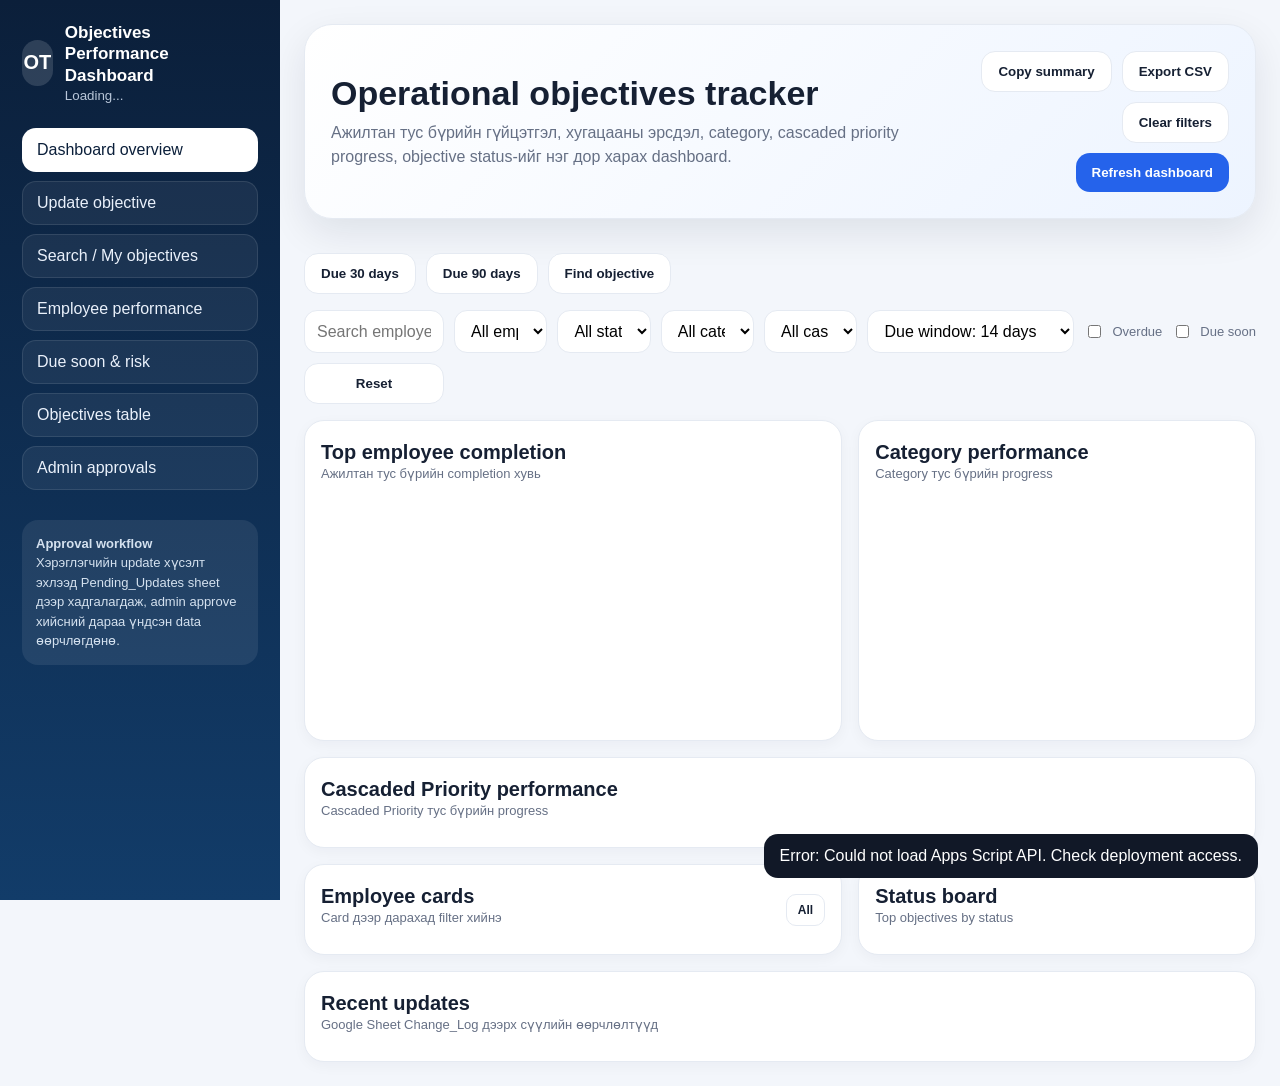
<file: index.html>
<!DOCTYPE html>
<html lang="mn">
<head>
  <meta charset="UTF-8">
  <meta name="viewport" content="width=device-width, initial-scale=1">
  <title>Objectives Performance Dashboard</title>
  <style>
    :root{
      --nav:#0b1f3a; --nav2:#123c69; --bg:#f3f6fb; --card:#ffffff; --ink:#162033; --muted:#667085;
      --line:#e5eaf2; --blue:#2563eb; --green:#0f8a5f; --amber:#b7791f; --red:#c53030; --purple:#6d28d9;
      --shadow:0 14px 38px rgba(15,23,42,.09); --radius:20px;
    }
    *{box-sizing:border-box} body{margin:0;font-family:Inter,Arial,sans-serif;background:var(--bg);color:var(--ink)}
    .shell{display:grid;grid-template-columns:280px 1fr;min-height:100vh}.side{background:linear-gradient(180deg,var(--nav),var(--nav2));color:#fff;padding:22px;position:sticky;top:0;height:100vh;overflow:auto}.brand{display:flex;gap:12px;align-items:center;margin-bottom:24px}.logo{width:46px;height:46px;border-radius:16px;background:rgba(255,255,255,.14);display:grid;place-items:center;font-weight:900;font-size:20px}.brand h1{font-size:17px;margin:0;line-height:1.25}.brand small{color:#b9c7d9}.navItem{border:1px solid rgba(255,255,255,.10);background:rgba(255,255,255,.06);padding:12px 14px;border-radius:14px;margin:9px 0;color:#eaf1fb;cursor:pointer}.navItem:hover,.navItem.active{background:#fff;color:#0b1f3a}.sideFoot{margin-top:30px;padding:14px;border-radius:16px;background:rgba(255,255,255,.08);color:#d4e1ef;font-size:13px;line-height:1.5}.main{padding:24px;max-width:1600px;width:100%;margin:0 auto}.hero{background:linear-gradient(135deg,#ffffff,#edf4ff);border:1px solid var(--line);border-radius:28px;box-shadow:var(--shadow);padding:26px;margin-bottom:18px;display:grid;grid-template-columns:1.4fr .6fr;gap:20px;align-items:center}.hero h2{font-size:34px;margin:0 0 8px}.hero p{margin:0;color:var(--muted);line-height:1.5}.heroActions{display:flex;gap:10px;justify-content:flex-end;flex-wrap:wrap}.btn{border:0;border-radius:14px;padding:12px 16px;font-weight:800;cursor:pointer;background:var(--blue);color:#fff}.btn.secondary{background:#fff;color:var(--ink);border:1px solid var(--line)}.btn.danger{background:var(--red)}.btn.small{padding:8px 11px;border-radius:10px;font-size:12px}.grid{display:grid;gap:16px}.kpis{grid-template-columns:repeat(6,1fr)}.card{background:var(--card);border:1px solid var(--line);border-radius:var(--radius);box-shadow:0 4px 14px rgba(15,23,42,.04);padding:16px}.kpiLabel{font-size:12px;text-transform:uppercase;letter-spacing:.06em;color:var(--muted);font-weight:800}.kpiValue{font-size:30px;font-weight:900;margin-top:8px}.kpiHint{font-size:12px;color:var(--muted);margin-top:5px}.twoCol{grid-template-columns:1.15fr .85fr}.sectionTitle{display:flex;align-items:flex-end;justify-content:space-between;gap:12px;margin:4px 0 12px}.sectionTitle h3{margin:0;font-size:20px}.sectionTitle span{color:var(--muted);font-size:13px}.filters{display:grid;grid-template-columns:1.5fr repeat(4,1fr) auto auto auto;gap:10px;margin:16px 0}.filters input,.filters select,.modal input,.modal select,.modal textarea{width:100%;border:1px solid var(--line);border-radius:13px;background:#fff;padding:11px 12px;font:inherit}.check{display:flex;align-items:center;gap:8px;white-space:nowrap;color:var(--muted);font-size:13px}.check input{width:auto}.employeeGrid{display:grid;grid-template-columns:repeat(auto-fit,minmax(230px,1fr));gap:12px}.emp{cursor:pointer;transition:.15s}.emp:hover{transform:translateY(-1px);border-color:#b7c9ff}.emp.active{outline:3px solid rgba(37,99,235,.18);border-color:var(--blue)}.empTop{display:flex;justify-content:space-between;gap:12px}.empName{font-weight:900;line-height:1.25}.percent{font-size:28px;font-weight:950;color:var(--blue)}.bar{height:9px;background:#edf1f7;border-radius:999px;overflow:hidden;margin:10px 0}.bar i{display:block;height:100%;background:linear-gradient(90deg,var(--blue),#72a0ff);border-radius:999px}.bar.green i{background:linear-gradient(90deg,var(--green),#64d59f)}.bar.amber i{background:linear-gradient(90deg,var(--amber),#f4bd50)}.meta{display:flex;gap:6px;flex-wrap:wrap;color:var(--muted);font-size:12px}.pill{border-radius:999px;background:#f3f5f8;padding:5px 8px;font-weight:700}.categoryList{display:grid;gap:10px}.catRow{display:grid;grid-template-columns:1fr 60px;gap:10px;align-items:center}.catName{font-weight:800;white-space:nowrap;overflow:hidden;text-overflow:ellipsis}.chartBox{height:230px;display:flex;align-items:flex-end;gap:12px;padding-top:12px}.chartCol{flex:1;display:flex;flex-direction:column;align-items:center;gap:7px;min-width:40px}.chartBar{width:100%;max-width:48px;background:linear-gradient(180deg,#2563eb,#78a6ff);border-radius:12px 12px 4px 4px;min-height:8px}.chartLabel{font-size:11px;color:var(--muted);width:100%;overflow:hidden;text-overflow:ellipsis;text-align:center;white-space:nowrap}.chartVal{font-size:12px;font-weight:900}.tableWrap{background:#fff;border:1px solid var(--line);border-radius:22px;overflow:auto;box-shadow:0 4px 14px rgba(15,23,42,.04)}table{border-collapse:collapse;width:100%;min-width:1180px}th,td{padding:13px 12px;border-bottom:1px solid var(--line);vertical-align:top;text-align:left;font-size:14px}th{background:#f9fbff;color:#475467;font-size:12px;letter-spacing:.05em;text-transform:uppercase;position:sticky;top:0;z-index:2}tr:hover td{background:#fbfdff}tr.parent td{font-weight:800;background:#fcfdff}.objective{max-width:480px;line-height:1.45}.indent-3 .objective{padding-left:24px}.indent-4 .objective{padding-left:42px}.badge{display:inline-flex;align-items:center;border-radius:999px;padding:6px 9px;font-size:12px;font-weight:900;white-space:nowrap}.completed,.done{background:#e9f8f2;color:var(--green)}.progress{background:#eef3ff;color:var(--blue)}.notstarted,.nodue{background:#f1f3f7;color:#5b6475}.soon,.risk{background:#fff7e6;color:var(--amber)}.critical{background:#fff1f1;color:var(--red)}.track{background:#e9f8f2;color:var(--green)}.board{display:grid;grid-template-columns:repeat(4,1fr);gap:12px}.lane{background:#fff;border:1px solid var(--line);border-radius:18px;padding:12px;min-height:160px}.lane h4{margin:0 0 10px}.miniItem{border:1px solid var(--line);border-radius:13px;padding:10px;margin-bottom:8px;background:#fbfcff;font-size:13px}.miniItem b{display:block;margin-bottom:4px}.loading{padding:34px;text-align:center;color:var(--muted)}.modalBackdrop{position:fixed;inset:0;background:rgba(5,12,27,.55);display:none;align-items:center;justify-content:center;padding:20px;z-index:10}.modal{background:#fff;border-radius:24px;padding:22px;width:min(680px,100%);box-shadow:0 30px 90px rgba(0,0,0,.28)}.modalHead{display:flex;justify-content:space-between;gap:12px}.modalHead h3{margin:0}.close{border:0;background:transparent;font-size:28px;cursor:pointer}.formGrid{display:grid;grid-template-columns:1fr 1fr;gap:12px;margin-top:14px}.full{grid-column:1/-1}.toast{position:fixed;right:22px;bottom:22px;background:#111827;color:#fff;padding:13px 16px;border-radius:14px;display:none;z-index:20}.tab{display:none}.tab.active{display:block}.quickActions{display:flex;flex-wrap:wrap;gap:10px;margin:0 0 16px}.summaryGrid{display:grid;grid-template-columns:1.2fr 1fr 1fr 1fr;gap:12px;margin:0 0 16px}.summaryItem{background:#fff;border:1px solid var(--line);border-radius:18px;padding:14px;box-shadow:0 4px 14px rgba(15,23,42,.04)}.summaryItem b{display:block;margin-bottom:6px}.recentList{display:grid;gap:9px}.recentItem{border:1px solid var(--line);border-radius:14px;padding:10px;background:#fbfcff;font-size:13px}.recentItem b{display:block}.muted{color:var(--muted);font-size:12px}.passRow{display:none}.modal.secure .passRow{display:block}.approvalTools{display:grid;grid-template-columns:1fr 1fr auto;gap:10px;margin-bottom:12px}.approvalCard{border:1px solid var(--line);border-radius:16px;padding:13px;background:#fbfcff;margin-bottom:10px}.approvalTop{display:flex;justify-content:space-between;gap:12px;align-items:flex-start}.approvalChanges{display:grid;grid-template-columns:1fr 1fr 1fr;gap:8px;margin:10px 0}.approvalChanges div{background:#fff;border:1px solid var(--line);border-radius:12px;padding:8px}.approvalActions{display:flex;gap:8px;justify-content:flex-end;flex-wrap:wrap}@media(max-width:1100px){.shell{grid-template-columns:1fr}.side{height:auto;position:relative}.kpis{grid-template-columns:repeat(3,1fr)}.hero,.twoCol{grid-template-columns:1fr}.heroActions{justify-content:flex-start}.filters{grid-template-columns:1fr 1fr}.summaryGrid{grid-template-columns:1fr 1fr}.board{grid-template-columns:1fr 1fr}}@media(max-width:700px){.main{padding:14px}.kpis{grid-template-columns:repeat(2,1fr)}.filters,.board,.summaryGrid{grid-template-columns:1fr}.hero h2{font-size:26px}.formGrid{grid-template-columns:1fr}}
  </style>
</head>
<body>
<div class="shell">
  <aside class="side">
    <div class="brand"><div class="logo">OT</div><div><h1>Objectives Performance Dashboard</h1><small id="sideDate">Loading...</small></div></div>
    <div class="navItem active" onclick="showTab('overview',this)">Dashboard overview</div>
    <div class="navItem" onclick="scrollToUpdateTable()">Update objective</div>
    <div class="navItem" onclick="showTab('objectives',this);focusSearch()">Search / My objectives</div>
    <div class="navItem" onclick="showTab('employees',this)">Employee performance</div>
    <div class="navItem" onclick="showTab('risks',this)">Due soon & risk</div>
    <div class="navItem" onclick="showTab('objectives',this)">Objectives table</div>
    <div class="navItem" onclick="showTab('admin',this);loadApprovals()">Admin approvals <span id="pendingBadge"></span></div>
    <div class="sideFoot"><b>Approval workflow</b><br>Хэрэглэгчийн update хүсэлт эхлээд Pending_Updates sheet дээр хадгалагдаж, admin approve хийсний дараа үндсэн data өөрчлөгдөнө.</div>
  </aside>
  <main class="main">
    <section class="hero">
      <div><h2>Operational objectives tracker</h2><p>Ажилтан тус бүрийн гүйцэтгэл, хугацааны эрсдэл, category, cascaded priority progress, objective status-ийг нэг дор харах dashboard.</p></div>
      <div class="heroActions"><button class="btn secondary" onclick="copySummary()">Copy summary</button><button class="btn secondary" onclick="exportCsv()">Export CSV</button><button class="btn secondary" onclick="clearFilters()">Clear filters</button><button class="btn" onclick="loadData()">Refresh dashboard</button></div>
    </section>
    <div class="grid kpis" id="kpis"></div>
    <div class="summaryGrid" id="managerSummary"></div>
    <div class="quickActions"><button class="btn secondary" onclick="setDueWindow(30)">Due 30 days</button><button class="btn secondary" onclick="setDueWindow(90)">Due 90 days</button><button class="btn secondary" onclick="showObjectivesQuick()">Find objective</button></div>
    <div class="filters">
      <input id="search" placeholder="Search employee, objective, category, cascaded priority..." oninput="debouncedApplyFilters()">
      <select id="employee" onchange="applyFilters()"><option value="">All employees</option></select>
      <select id="status" onchange="applyFilters()"><option value="">All statuses</option></select>
      <select id="category" onchange="applyFilters()"><option value="">All categories</option></select>
      <select id="cascadedPriority" onchange="applyFilters()"><option value="">All cascaded priorities</option></select>
      <select id="dueDays" onchange="applyFilters()"><option value="7">Due window: 7 days</option><option value="14" selected>Due window: 14 days</option><option value="30">Due window: 30 days</option><option value="90">Due window: 90 days</option><option value="180">Due window: 180 days</option></select>
      <label class="check"><input id="onlyOverdue" type="checkbox" onchange="applyFilters()"> Overdue</label>
      <label class="check"><input id="onlyDueSoon" type="checkbox" onchange="applyFilters()"> Due soon</label>
      <button class="btn secondary" onclick="clearFilters()">Reset</button>
    </div>
    <section id="overview" class="tab active">
      <div class="grid twoCol">
        <div class="card"><div class="sectionTitle"><div><h3>Top employee completion</h3><span>Ажилтан тус бүрийн completion хувь</span></div></div><div class="chartBox" id="employeeChart"></div></div>
        <div class="card"><div class="sectionTitle"><div><h3>Category performance</h3><span>Category тус бүрийн progress</span></div></div><div class="categoryList" id="categoryPerformance"></div></div>
      </div>
      <div class="card" style="margin-top:16px"><div class="sectionTitle"><div><h3>Cascaded Priority performance</h3><span>Cascaded Priority тус бүрийн progress</span></div></div><div class="categoryList" id="cascadedPriorityPerformance"></div></div>
      <div class="grid twoCol" style="margin-top:16px">
        <div class="card"><div class="sectionTitle"><div><h3>Employee cards</h3><span>Card дээр дарахад filter хийнэ</span></div><button class="btn secondary small" onclick="clearEmployeeFilter()">All</button></div><div class="employeeGrid" id="employeeCards"></div></div>
        <div class="card"><div class="sectionTitle"><div><h3>Status board</h3><span>Top objectives by status</span></div></div><div class="board" id="statusBoard"></div></div>
      </div>
      <div class="card" style="margin-top:16px"><div class="sectionTitle"><div><h3>Recent updates</h3><span>Google Sheet Change_Log дээрх сүүлийн өөрчлөлтүүд</span></div></div><div class="recentList" id="recentUpdates"></div></div>
    </section>
    <section id="employees" class="tab"><div class="card"><div class="sectionTitle"><div><h3>Employee performance detail</h3><span>Total, completed, due soon, overdue, progress score</span></div></div><div class="employeeGrid" id="employeeCards2"></div></div></section>
    <section id="risks" class="tab"><div class="grid twoCol"><div class="card"><h3>Critical / overdue</h3><div id="criticalList"></div></div><div class="card"><h3>Due soon</h3><div id="dueSoonList"></div></div></div></section>
    <section id="objectives" class="tab"><div class="tableWrap"><div class="loading" id="loading">Loading objectives...</div><table id="table" style="display:none"><thead><tr><th>Priority</th><th>Objective / Activity</th><th>Employee</th><th>Status</th><th>Risk</th><th>Category</th><th>Cascaded Priority</th><th>Due</th><th>Days</th><th>Action</th></tr></thead><tbody id="tbody"></tbody></table></div></section>
    <section id="admin" class="tab"><div class="card"><div class="sectionTitle"><div><h3>Pending approval requests</h3><span>Admin passcode шаардлагатай</span></div><button class="btn secondary" onclick="loadApprovals()">Refresh approvals</button></div><div class="approvalTools"><input id="adminPasscode" type="password" placeholder="Admin passcode"><input id="adminComment" placeholder="Admin comment"><button class="btn" onclick="loadApprovals()">Load</button></div><div id="approvalList"></div></div></section>
  </main>
</div>
<div class="modalBackdrop" id="modalBackdrop"><div class="modal" id="updateModal"><div class="modalHead"><div><h3 id="modalTitle">Update request</h3><div class="muted" id="modalSub"></div></div><button class="close" onclick="closeModal()">×</button></div><div class="formGrid"><label>Status<select id="editStatus"></select></label><label>Due date<input id="editDueDate" placeholder="MM/DD/YYYY"></label><label class="full">Notes<textarea id="editNotes" rows="4"></textarea></label><label>Requested by<input id="editRequestedBy"></label><label>Request comment<input id="editRequestComment"></label><button class="btn full" onclick="saveUpdate()">Submit for admin approval</button></div></div></div>
<div class="toast" id="toast"></div>
<script src="assets/config.js"></script>
<script>
let rows=[], statusOptions=[], selectedRow=null, debounceTimer=null, latestData=null;
const CP_FALLBACK_RANGES=[
[9,14,'Digital & Online Training Enablement'],[15,19,'Learning Profile Match-Up for Workday'],[29,34,'Training Validity Optimization'],[41,45,'Learning Profile Match-Up for Workday'],[46,51,'Training Validity Optimization'],[73,79,'Digital & Online Training Enablement'],[86,93,'Duplicated Training Optimization'],[94,99,'Training Validity Optimization'],[100,105,'Training Validity Optimization'],[117,122,'Digital & Online Training Enablement'],[123,126,'Digital & Online Training Enablement'],[127,132,'Training Validity Optimization'],[133,138,'Training Validity Optimization'],[150,155,'Training Validity Optimization'],[164,167,'Learning Profile Match-Up for Workday'],[174,181,'Duplicated Training Optimization'],[182,187,'Training Validity Optimization'],[188,193,'Digital & Online Training Enablement'],[216,221,'Digital & Online Training Enablement'],[222,227,'Training Validity Optimization'],[228,234,'Training Validity Optimization'],[240,247,'Digital & Online Training Enablement'],[269,273,'Placement Test & Gap Training and 360 Training'],[274,280,'Placement Test & Gap Training and 360 Training'],[281,285,'Placement Test & Gap Training and 360 Training'],[302,306,'Placement Test & Gap Training and 360 Training'],[307,311,'Placement Test & Gap Training and 360 Training'],[312,323,'Placement Test & Gap Training and 360 Training'],[324,330,'Placement Test & Gap Training and 360 Training'],[334,339,'Placement Test & Gap Training and 360 Training'],[340,346,'Placement Test & Gap Training and 360 Training'],[347,353,'Placement Test & Gap Training and 360 Training'],[357,361,'Training Validity Optimization'],[362,366,'Duplicated Training Optimization'],[367,369,'Digital & Online Training Enablement']
];
function isCpAssigned(v){const s=String(v||'').trim().toLowerCase();return !!s&&s!=='unassigned'&&s!=='undefined'&&s!=='null'&&s!=='-';}
function fallbackCp(rowNumber,current){if(isCpAssigned(current))return current;const n=Number(rowNumber||0);for(const r of CP_FALLBACK_RANGES){if(n>=r[0]&&n<=r[1])return r[2];}return current||'Unassigned';}
function cpSummary(items){const s={total:items.length,completed:0,inProgress:0,notStarted:0,other:0,dueSoon:0,pendingApprovalCount:(latestData&&latestData.pendingApprovalCount)||0,progressScore:0,completionRate:0};let score=0;(items||[]).forEach(r=>{if(r.status==='Completed')s.completed++;else if(r.status==='In Progress')s.inProgress++;else if(r.status==='Not Started')s.notStarted++;else s.other++;if(r.dueSoon)s.dueSoon++;score+=Number(r.progressScore||0);});s.completionRate=s.total?Math.round(s.completed/s.total*100):0;s.progressScore=s.total?Math.round(score/s.total):0;return s;}
function cpGroup(items,key){const g={};(items||[]).forEach(r=>{const name=String(r[key]||'Unassigned').trim()||'Unassigned';if(!g[name])g[name]={name,total:0,completed:0,inProgress:0,notStarted:0,other:0,overdue:0,dueSoon:0,progressScoreTotal:0};const x=g[name];x.total++;if(r.status==='Completed')x.completed++;else if(r.status==='In Progress')x.inProgress++;else if(r.status==='Not Started')x.notStarted++;else x.other++;if(r.overdue)x.overdue++;if(r.dueSoon)x.dueSoon++;x.progressScoreTotal+=Number(r.progressScore||0);});return Object.values(g).map(x=>{x.completionRate=x.total?Math.round(x.completed/x.total*100):0;x.progressScore=x.total?Math.round(x.progressScoreTotal/x.total):0;delete x.progressScoreTotal;return x;}).sort((a,b)=>(b.completionRate-a.completionRate)||(b.progressScore-a.progressScore)||(b.completed-a.completed)||(b.total-a.total)||a.name.localeCompare(b.name));}
function enhanceCascadedData(data){data=data||{};let source=(data.rows||[]).map(r=>({...r,cascadedPriority:fallbackCp(r.rowNumber,r.cascadedPriority)}));const f=collectFiltersSafe();if(f.cascadedPriority){source=source.filter(r=>r.cascadedPriority===f.cascadedPriority);}data.rows=source;data.summary=cpSummary(source);data.employeePerformance=cpGroup(source,'employee');data.categoryPerformance=cpGroup(source,'category');data.cascadedPriorityPerformance=cpGroup(source,'cascadedPriority').filter(x=>x.name!=='Unassigned');data.filters={...(data.filters||{}),cascadedPriorities:[...new Set(source.map(r=>r.cascadedPriority).filter(isCpAssigned))].sort()};const cpFocus=(data.cascadedPriorityPerformance||[]).slice().sort((a,b)=>(b.dueSoon-a.dueSoon)||(b.total-a.total))[0];data.managerSummary={...(data.managerSummary||{}),delayedCascadedPriority:cpFocus?cpFocus.name:'-'};data.dataHealth={...(data.dataHealth||{}),cascadedPriorityColumnFound:true,cascadedAssigned:source.filter(r=>r.cascadedPriority!=='Unassigned').length,cascadedUnassigned:source.filter(r=>r.cascadedPriority==='Unassigned').length,frontendFallbackApplied:true};return data;}

document.addEventListener('DOMContentLoaded',()=>loadData());
function apiJsonp(params){return new Promise((resolve,reject)=>{
  if(!window.DASHBOARD_API_URL){reject(new Error('DASHBOARD_API_URL missing in assets/config.js'));return;}
  const callbackName='cb_'+Date.now()+'_'+Math.floor(Math.random()*100000);
  const script=document.createElement('script');
  const timeout=setTimeout(()=>{cleanup();reject(new Error('Apps Script API timeout'));},25000);
  function cleanup(){clearTimeout(timeout); delete window[callbackName]; if(script.parentNode) script.parentNode.removeChild(script);}
  window[callbackName]=(payload)=>{cleanup(); if(payload&&payload.ok)resolve(payload.data); else reject(new Error((payload&&payload.error)?payload.error:'API error'));};
  const url=new URL(window.DASHBOARD_API_URL);Object.entries(params||{}).forEach(([k,v])=>{if(v!==undefined&&v!==null&&v!=='')url.searchParams.set(k,String(v));});url.searchParams.set('callback',callbackName);script.onerror=()=>{cleanup();reject(new Error('Could not load Apps Script API. Check deployment access.'));};script.src=url.toString();document.body.appendChild(script);
});}
function loadData(filters=collectFiltersSafe()){showLoading(true);apiJsonp({action:'data',...(filters||{})}).then(data=>{data=enhanceCascadedData(data);latestData=data;rows=data.rows||[];statusOptions=data.statusOptions||['Not Started','In Progress','Completed'];renderAll(data);showLoading(false);}).catch(err=>{toast('Error: '+err.message);showLoading(false);document.getElementById('loading').innerHTML='Алдаа: '+esc(err.message);document.getElementById('loading').style.display='block';});}
function renderAll(data){document.getElementById('sideDate').textContent='Updated '+new Date().toLocaleString();renderKpis(data.summary||{},data.dueSoonDays||14);renderManagerSummary(data.managerSummary||{});renderFilters(data.filters||{});renderEmployeeCards(data.employeePerformance||[]);renderEmployeeChart((data.employeePerformance||[]).slice(0,10));renderCategory(data.categoryPerformance||[]);renderCascadedPriority(data.cascadedPriorityPerformance||[]);renderBoard(rows);renderRiskLists(rows);renderRecentUpdates(data.recentUpdates||[]);renderRows(rows);renderPendingBadge(data.pendingApprovalCount||0);}
function renderKpis(s,dueDays){const items=[['Total',s.total||0,'Бүх objective'],['Completed',s.completed||0,(s.completionRate||0)+'% completion'],['In progress',s.inProgress||0,'Active work'],['Not started',s.notStarted||0,'Pending'],['Due soon',s.dueSoon||0,'Next '+(dueDays||14)+' days'],['Pending approval',s.pendingApprovalCount||0,'Admin review'],['Progress score',(s.progressScore||0)+'%','Weighted progress']];document.getElementById('kpis').innerHTML=items.map(x=>`<div class="card"><div class="kpiLabel">${x[0]}</div><div class="kpiValue">${x[1]}</div><div class="kpiHint">${x[2]}</div></div>`).join('');}
function renderManagerSummary(m){document.getElementById('managerSummary').innerHTML=`<div class="summaryItem"><b>Manager summary</b><span>${esc(m.text||'No summary')}</span></div><div class="summaryItem"><b>Top employee</b><span>${esc(m.topEmployee||'-')}</span></div><div class="summaryItem"><b>Needs attention</b><span>${esc(m.attention||'-')}</span></div><div class="summaryItem"><b>Focus category</b><span>${esc(m.delayedCategory||'-')}</span></div><div class="summaryItem"><b>Focus cascaded priority</b><span>${esc(m.delayedCascadedPriority||'-')}</span></div>`;}
function renderRecentUpdates(items){document.getElementById('recentUpdates').innerHTML=items.map(u=>`<div class="recentItem"><b>${esc(u.timestamp)} · ${esc(u.priority)} · ${esc(u.field)}</b><span>${esc(u.oldValue||'-')} → ${esc(u.newValue||'-')}</span><br><span class="muted">${esc(u.user||'Unknown')} · ${esc(cut(u.objective||'',120))}</span></div>`).join('')||'<div class="muted">Одоогоор update history байхгүй байна.</div>';}
function renderFilters(f){fillSelect('employee',f.employees||[],'All employees');fillSelect('status',f.statuses||statusOptions,'All statuses');fillSelect('category',f.categories||[],'All categories');fillSelect('cascadedPriority',f.cascadedPriorities||[],'All cascaded priorities');}
function fillSelect(id,items,all){const el=document.getElementById(id),cur=el.value;el.innerHTML='<option value="">'+all+'</option>'+items.map(v=>`<option value="${esc(v)}">${esc(v)}</option>`).join('');el.value=cur;}
function renderEmployeeCards(items){const html=items.map(e=>`<div class="card emp ${document.getElementById('employee').value===e.name?'active':''}" onclick="setEmployeeFilter('${js(e.name)}')"><div class="empTop"><div class="empName">${esc(e.name)}</div><div class="percent">${e.completionRate}%</div></div><div class="bar"><i style="width:${e.completionRate}%"></i></div><div class="meta"><span class="pill">Total ${e.total}</span><span class="pill">Done ${e.completed}</span><span class="pill">Score ${e.progressScore}%</span><span class="pill">Due ${e.dueSoon}</span><span class="pill">Overdue ${e.overdue}</span></div></div>`).join('')||'<div class="muted">No employees</div>';document.getElementById('employeeCards').innerHTML=html;document.getElementById('employeeCards2').innerHTML=html;}
function renderEmployeeChart(items){const max=Math.max(100,...items.map(x=>x.completionRate||0));document.getElementById('employeeChart').innerHTML=items.map(e=>`<div class="chartCol"><div class="chartVal">${e.completionRate}%</div><div class="chartBar" style="height:${Math.max(8,(e.completionRate/max)*180)}px"></div><div class="chartLabel" title="${esc(e.name)}">${esc(shortName(e.name))}</div></div>`).join('')||'<div class="muted">No data</div>';}
function renderCategory(items){document.getElementById('categoryPerformance').innerHTML=items.map(c=>`<div class="catRow"><div><div class="catName" title="${esc(c.name)}">${esc(c.name)}</div><div class="bar green"><i style="width:${c.completionRate}%"></i></div><div class="meta"><span>Total ${c.total}</span><span>Done ${c.completed}</span><span>Score ${c.progressScore}%</span></div></div><b>${c.completionRate}%</b></div>`).join('')||'<div class="muted">No category</div>';}
function renderCascadedPriority(items){document.getElementById('cascadedPriorityPerformance').innerHTML=items.map(c=>`<div class="catRow"><div><div class="catName" title="${esc(c.name)}">${esc(c.name)}</div><div class="bar amber"><i style="width:${c.completionRate}%"></i></div><div class="meta"><span>Total ${c.total}</span><span>Done ${c.completed}</span><span>Score ${c.progressScore}%</span></div></div><b>${c.completionRate}%</b></div>`).join('')||'<div class="muted">No cascaded priority values</div>';}
function renderBoard(items){const groups=['Completed','In Progress','Not Started','Critical'];const by={Completed:[], 'In Progress':[], 'Not Started':[], Critical:[]};items.forEach(r=>{if(r.risk==='Critical')by.Critical.push(r);else if(by[r.status])by[r.status].push(r);});document.getElementById('statusBoard').innerHTML=groups.map(g=>`<div class="lane"><h4>${g} (${by[g].length})</h4>${by[g].slice(0,5).map(r=>`<div class="miniItem"><b>${esc(r.priority)}</b>${esc(cut(r.objective,80))}<br><span class="muted">${esc(r.employee||'')}</span></div>`).join('')||'<div class="muted">No items</div>'}</div>`).join('');}
function renderRiskLists(items){const card=r=>`<div class="miniItem"><b>${esc(r.priority)} · ${esc(r.employee||'')}</b>${esc(cut(r.objective,120))}<br><span class="muted">Due: ${esc(r.dueDate||'-')} · ${r.daysLeft} days</span></div>`;document.getElementById('criticalList').innerHTML=items.filter(r=>r.risk==='Critical').slice(0,12).map(card).join('')||'<div class="muted">No critical objectives</div>';document.getElementById('dueSoonList').innerHTML=items.filter(r=>r.dueSoon).slice(0,12).map(card).join('')||'<div class="muted">No due soon objectives</div>';}
function renderRows(items){document.getElementById('tbody').innerHTML=items.map(r=>`<tr class="${r.isParent?'parent':''} indent-${r.level}"><td>${esc(r.priority)}</td><td><div class="objective">${esc(r.objective)}</div><div class="muted">${esc(cut(r.currentState||'',120))}</div></td><td>${esc(r.employee)}</td><td>${badge(r.status)}</td><td>${riskBadge(r.risk)}</td><td>${esc(r.category)}</td><td>${esc(r.cascadedPriority||'Unassigned')}</td><td>${esc(r.dueDate||'')}</td><td>${r.daysLeft===''?'-':r.daysLeft}</td><td><button class="btn small" onclick="openModal(${r.rowNumber})">Update</button></td></tr>`).join('');}
function badge(s){let c=s==='Completed'?'completed':s==='In Progress'?'progress':'notstarted';return `<span class="badge ${c}">${esc(s)}</span>`}function riskBadge(s){let c=s==='Critical'?'critical':s==='At Risk'?'risk':s==='Due Soon'?'soon':s==='Done'?'done':s==='On Track'?'track':'nodue';return `<span class="badge ${c}">${esc(s)}</span>`}
function applyFilters(){loadData(collectFilters())}function debouncedApplyFilters(){clearTimeout(debounceTimer);debounceTimer=setTimeout(applyFilters,250)}function collectFiltersSafe(){return document.getElementById('search')?collectFilters():{}}function collectFilters(){return{search:val('search'),employee:val('employee'),status:val('status'),category:val('category'),cascadedPriority:val('cascadedPriority'),dueDays:val('dueDays'),onlyOverdue:document.getElementById('onlyOverdue').checked,onlyDueSoon:document.getElementById('onlyDueSoon').checked}}
function clearFilters(){['search','employee','status','category','cascadedPriority'].forEach(id=>document.getElementById(id).value='');document.getElementById('dueDays').value='14';document.getElementById('onlyOverdue').checked=false;document.getElementById('onlyDueSoon').checked=false;loadData({})}function clearEmployeeFilter(){document.getElementById('employee').value='';applyFilters()}function setEmployeeFilter(e){document.getElementById('employee').value=e;applyFilters()}
function openModal(rowNumber){selectedRow=rows.find(r=>r.rowNumber===rowNumber);if(!selectedRow)return;document.getElementById('modalTitle').textContent=selectedRow.priority+' Update request';document.getElementById('modalSub').textContent=selectedRow.employee+' · '+cut(selectedRow.objective,100);document.getElementById('editStatus').innerHTML=statusOptions.map(s=>`<option value="${esc(s)}">${esc(s)}</option>`).join('');document.getElementById('editStatus').value=selectedRow.status;document.getElementById('editDueDate').value=selectedRow.dueDate||'';document.getElementById('editNotes').value=selectedRow.notes||'';document.getElementById('editRequestedBy').value=selectedRow.employee||'';document.getElementById('editRequestComment').value='';document.getElementById('modalBackdrop').style.display='flex'}function closeModal(){document.getElementById('modalBackdrop').style.display='none'}
function saveUpdate(){if(!selectedRow)return;const payload={action:'update',rowNumber:selectedRow.rowNumber,status:val('editStatus'),dueDate:val('editDueDate'),notes:val('editNotes'),requestedBy:val('editRequestedBy'),requestComment:val('editRequestComment')};apiJsonp(payload).then(res=>{closeModal();toast((res&&res.message)||'Approval request submitted');loadData(collectFilters())}).catch(err=>toast('Error: '+err.message));}
function renderPendingBadge(n){const el=document.getElementById('pendingBadge');if(el)el.textContent=n?('('+n+')'):'';}
function loadApprovals(){apiJsonp({action:'approvals'}).then(items=>renderApprovals(items||[])).catch(err=>toast('Error: '+err.message));}
function renderApprovals(items){const el=document.getElementById('approvalList');if(!items.length){el.innerHTML='<div class="muted">Pending approval байхгүй байна.</div>';return;}el.innerHTML=items.map(a=>`<div class="approvalCard"><div class="approvalTop"><div><b>${esc(a.priority)} · ${esc(a.employee)}</b><div class="muted">${esc(a.requestedAt)} · Requested by: ${esc(a.requestedBy||'-')} · ${esc(a.requestId)}</div></div><span class="badge soon">Pending</span></div><div style="margin-top:8px">${esc(cut(a.objective,180))}</div><div class="approvalChanges"><div><b>Status</b><br>${esc(a.oldStatus||'-')} → ${esc(a.newStatus||'-')}</div><div><b>Due date</b><br>${esc(a.oldDueDate||'-')} → ${esc(a.newDueDate||'-')}</div><div><b>Notes</b><br>${esc(cut(a.oldNotes||'-',60))} → ${esc(cut(a.newNotes||'-',60))}</div></div>${a.requestComment?`<div class="muted"><b>Comment:</b> ${esc(a.requestComment)}</div>`:''}<div class="approvalActions"><button class="btn small" onclick="reviewApproval('${js(a.requestId)}','approve')">Approve</button><button class="btn danger small" onclick="reviewApproval('${js(a.requestId)}','reject')">Reject</button></div></div>`).join('');}
function reviewApproval(requestId,decision){const pass=val('adminPasscode');if(!pass){toast('Admin passcode оруулна уу.');return;}apiJsonp({action:decision,requestId:requestId,adminPasscode:pass,adminComment:val('adminComment')}).then(()=>{toast(decision==='approve'?'Approved':'Rejected');loadApprovals();loadData(collectFilters())}).catch(err=>toast('Error: '+err.message));}
function setDueWindow(days){document.getElementById('dueDays').value=String(days);document.getElementById('onlyDueSoon').checked=true;applyFilters();}
function focusSearch(){setTimeout(()=>document.getElementById('search').focus(),100);}function showObjectivesQuick(){const target=Array.from(document.querySelectorAll('.navItem')).find(x=>x.textContent.includes('Objectives table'))||document.querySelector('.navItem');showTab('objectives',target);focusSearch();}function scrollToUpdateTable(){showObjectivesQuick();document.getElementById('objectives').scrollIntoView({behavior:'smooth'});}
function copySummary(){const s=(latestData&&latestData.summary)||{};const m=(latestData&&latestData.managerSummary)||{};const text=`Objectives Dashboard Summary\nTotal: ${s.total||0}\nCompleted: ${s.completed||0}\nIn progress: ${s.inProgress||0}\nNot started: ${s.notStarted||0}\nDue soon: ${s.dueSoon||0}\nProgress score: ${s.progressScore||0}%\nFocus category: ${m.delayedCategory||'-'}\nFocus cascaded priority: ${m.delayedCascadedPriority||'-'}`;navigator.clipboard.writeText(text).then(()=>toast('Summary copied'));}
function exportCsv(){const header=['Priority','Employee','Status','Risk','Category','Cascaded Priority','DueDate','DaysLeft','Objective'];const csv=[header].concat(rows.map(r=>[r.priority,r.employee,r.status,r.risk,r.category,r.cascadedPriority,r.dueDate,r.daysLeft,String(r.objective||'').replace(/\n/g,' ')]));const text=csv.map(cols=>cols.map(v=>'"'+String(v??'').replace(/"/g,'""')+'"').join(',')).join('\n');const blob=new Blob([text],{type:'text/csv;charset=utf-8'});const a=document.createElement('a');a.href=URL.createObjectURL(blob);a.download='objectives_export.csv';a.click();URL.revokeObjectURL(a.href);}
function showTab(id,el){document.querySelectorAll('.tab').forEach(x=>x.classList.remove('active'));document.getElementById(id).classList.add('active');document.querySelectorAll('.navItem').forEach(x=>x.classList.remove('active'));if(el)el.classList.add('active');}
function showLoading(on){document.getElementById('loading').style.display=on?'block':'none';document.getElementById('table').style.display=on?'none':'table';}
function toast(t){const el=document.getElementById('toast');el.textContent=t;el.style.display='block';setTimeout(()=>el.style.display='none',2800)}
function val(id){return document.getElementById(id).value}function esc(v){return String(v??'').replace(/[&<>"]/g,m=>({'&':'&amp;','<':'&lt;','>':'&gt;','"':'&quot;'}[m]))}function js(v){return String(v??'').replace(/\\/g,'\\\\').replace(/'/g,"\\'")}function cut(s,n){s=String(s||'');return s.length>n?s.slice(0,n-1)+'…':s}function shortName(n){return String(n||'').split(/\s+/).slice(0,2).join(' ')}
</script>
</body>
</html>
</file>
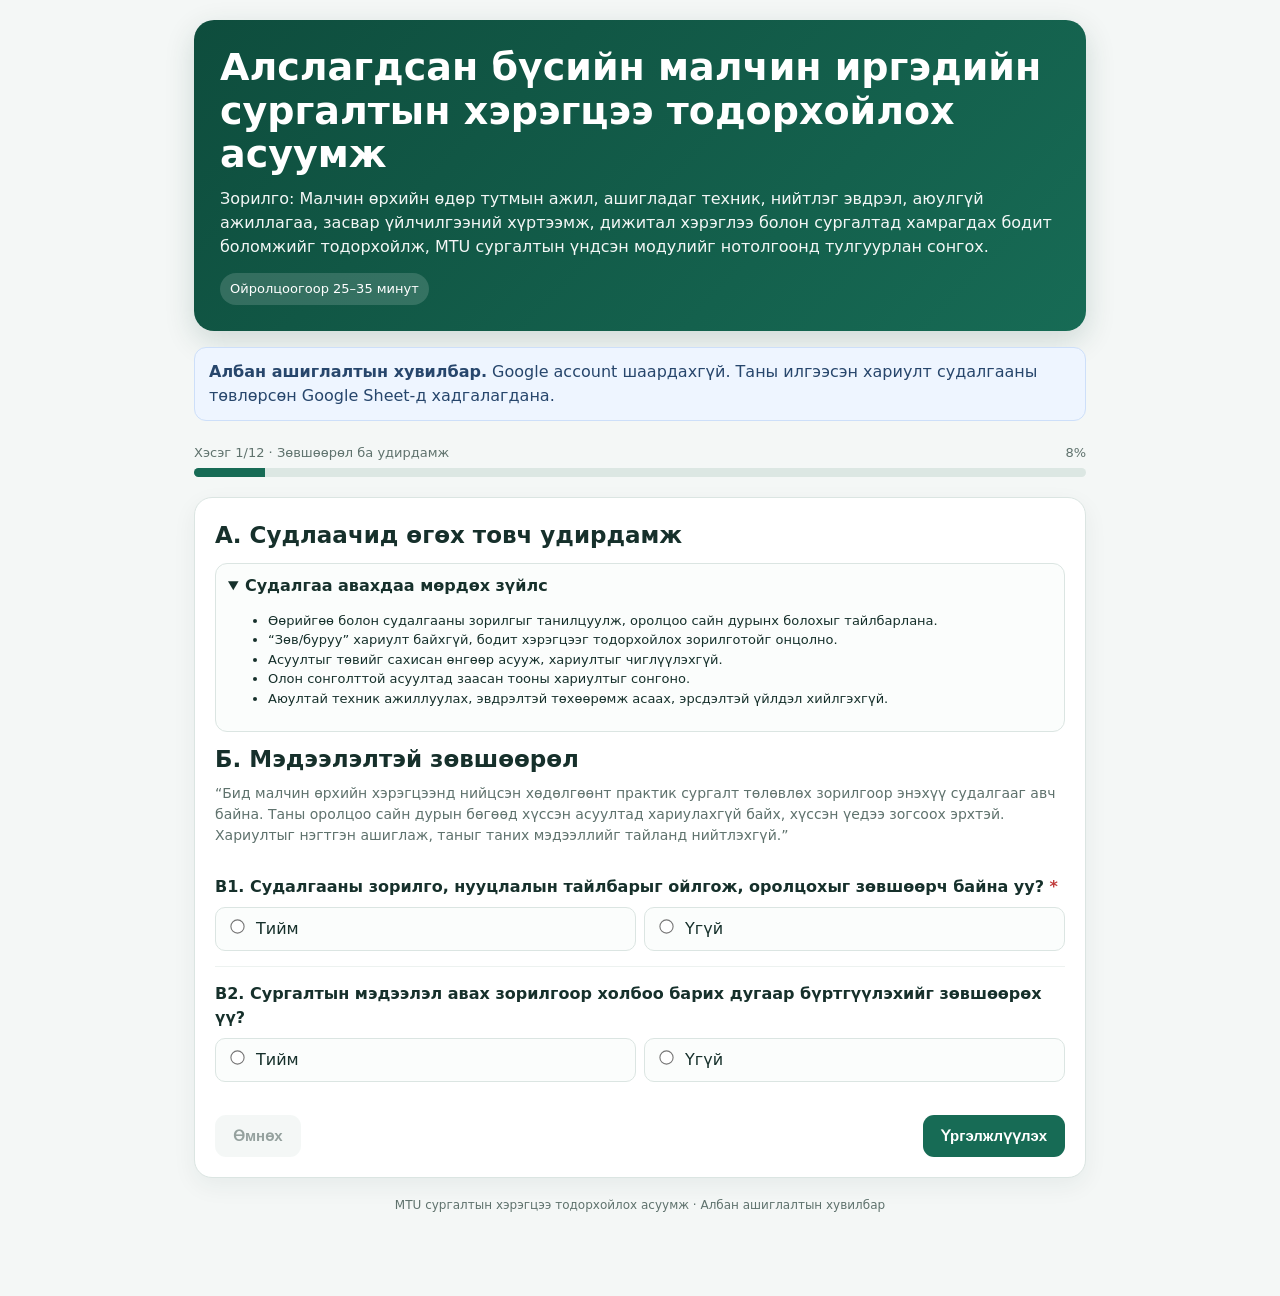
<file: mtu-survey/index.html>
<!doctype html><html lang="mn"><head><meta charset="utf-8"><meta name="viewport" content="width=device-width,initial-scale=1,viewport-fit=cover"><title>MTU сургалтын хэрэгцээ тодорхойлох асуумж</title><meta name="description" content="Алслагдсан бүсийн малчин иргэдийн сургалтын хэрэгцээ тодорхойлох асуумж"><link rel="stylesheet" href="./styles.css"></head><body><div class="wrap"><header class="hero"><h1>Алслагдсан бүсийн малчин иргэдийн сургалтын хэрэгцээ тодорхойлох асуумж</h1><p>Зорилго: Малчин өрхийн өдөр тутмын ажил, ашигладаг техник, нийтлэг эвдрэл, аюулгүй ажиллагаа, засвар үйлчилгээний хүртээмж, дижитал хэрэглээ болон сургалтад хамрагдах бодит боломжийг тодорхойлж, MTU сургалтын үндсэн модулийг нотолгоонд тулгуурлан сонгох.</p><span class="pill">Ойролцоогоор 25–35 минут</span></header><div class="privacy"><b>Албан ашиглалтын хувилбар.</b> Google account шаардахгүй. Таны илгээсэн хариулт судалгааны төвлөрсөн Google Sheet-д хадгалагдана.</div><div class="progress-wrap"><div class="progress-meta"><span id="stepLabel">Хэсэг 1</span><span id="pct">0%</span></div><div class="progress"><div id="bar"></div></div></div><form id="survey" novalidate><div class="notice">Асуумж ачаалж байна...</div></form><p class="footer-note">MTU сургалтын хэрэгцээ тодорхойлох асуумж · Албан ашиглалтын хувилбар</p></div><script>Promise.all([1,2,3].map(n=>fetch(`./part${n}.html`).then(r=>{if(!r.ok)throw Error('load');return r.text()}))).then(parts=>{document.getElementById('survey').innerHTML=parts.join('');const s=document.createElement('script');s.src='./app.js';document.body.appendChild(s)}).catch(()=>{document.getElementById('survey').innerHTML='<div class="error show">Асуумж ачаалж чадсангүй. Дахин refresh хийнэ үү.</div>'})</script></body></html>
</file>
<file: mtu-survey/styles.css>
:root{--bg:#f4f7f6;--card:#fff;--text:#16302b;--muted:#5f726d;--line:#dbe5e2;--accent:#176b55;--accent2:#0e4d3d;--danger:#9f2f2f;--soft:#eaf5f1}*{box-sizing:border-box}body{margin:0;background:var(--bg);color:var(--text);font-family:system-ui,-apple-system,Segoe UI,Roboto,Arial,sans-serif;line-height:1.5}.wrap{max-width:920px;margin:0 auto;padding:20px 14px 70px}.hero{background:linear-gradient(135deg,var(--accent2),var(--accent));color:#fff;padding:26px;border-radius:20px;margin-bottom:16px;box-shadow:0 10px 30px rgba(10,60,48,.16)}.hero h1{font-size:clamp(24px,5vw,38px);line-height:1.15;margin:0 0 10px}.hero p{margin:6px 0;opacity:.95}.pill{display:inline-block;background:rgba(255,255,255,.15);padding:6px 10px;border-radius:999px;font-size:13px;margin-top:8px}.notice{background:#fff7e9;border:1px solid #f0d6aa;color:#6e4717;padding:12px 14px;border-radius:12px;margin:12px 0}.privacy{background:#eef5ff;border:1px solid #cddff9;color:#27466c;padding:12px 14px;border-radius:12px;margin:12px 0}.progress-wrap{position:sticky;top:0;z-index:10;background:rgba(244,247,246,.94);backdrop-filter:blur(8px);padding:10px 0 8px}.progress-meta{display:flex;justify-content:space-between;gap:10px;font-size:13px;color:var(--muted);margin-bottom:6px}.progress{height:9px;background:#dce7e3;border-radius:99px;overflow:hidden}.progress>div{height:100%;width:0;background:var(--accent);transition:.25s}.step{display:none;background:var(--card);border:1px solid var(--line);border-radius:18px;padding:20px;margin-top:12px;box-shadow:0 8px 24px rgba(20,50,45,.06)}.step.active{display:block}.step h2{margin:0 0 6px;font-size:23px}.step h3{margin:22px 0 8px;font-size:17px}.sub{color:var(--muted);font-size:14px;margin-top:0}.q{padding:15px 0;border-top:1px solid #edf2f0}.q:first-of-type{border-top:0}.q label.title,.q .title{font-weight:650;display:block;margin-bottom:8px}.req::after{content:" *";color:#c13c3c}.grid2{display:grid;grid-template-columns:1fr 1fr;gap:12px}.grid3{display:grid;grid-template-columns:repeat(3,1fr);gap:10px}.grid5{display:grid;grid-template-columns:repeat(5,1fr);gap:8px}.opts{display:grid;gap:8px}.opts.inline{grid-template-columns:repeat(auto-fit,minmax(160px,1fr))}.opt{display:flex;align-items:flex-start;gap:9px;padding:9px 10px;border:1px solid var(--line);border-radius:10px;background:#fbfdfc}.opt input{margin-top:3px;transform:scale(1.1)}input[type=text],input[type=number],input[type=date],input[type=time],input[type=tel],textarea,select{width:100%;padding:11px 12px;border:1px solid #cbd8d4;border-radius:10px;background:#fff;color:var(--text);font:inherit}textarea{min-height:92px;resize:vertical}.hint{font-size:12px;color:var(--muted);margin-top:6px}.conditional{display:none;margin-top:10px;padding:12px;border-left:4px solid var(--accent);background:var(--soft);border-radius:8px}.conditional.show{display:block}.table-wrap{overflow:auto;border:1px solid var(--line);border-radius:12px}.matrix{width:100%;border-collapse:collapse;min-width:760px}.matrix th,.matrix td{border-bottom:1px solid var(--line);padding:9px;vertical-align:top;text-align:left}.matrix th{background:#f1f6f4;font-size:13px}.matrix tr:last-child td{border-bottom:0}.matrix select,.matrix input[type=text]{min-width:115px;padding:8px}.score{display:flex;gap:6px;align-items:center}.score label{display:flex;align-items:center;gap:4px;padding:6px 8px;border:1px solid var(--line);border-radius:8px}.nav{display:flex;justify-content:space-between;gap:10px;margin-top:18px}.btn{border:0;border-radius:11px;padding:12px 18px;font-weight:650;cursor:pointer;font-size:15px}.btn.primary{background:var(--accent);color:#fff}.btn.primary:hover{background:var(--accent2)}.btn.secondary{background:#e7efec;color:var(--text)}.btn:disabled{opacity:.45;cursor:not-allowed}.error{display:none;background:#fff0f0;border:1px solid #f0b8b8;color:#7f2222;padding:10px 12px;border-radius:10px;margin:10px 0}.error.show{display:block}.success{display:none;background:#effaf5;border:1px solid #b8e4d3;color:#184f3e;padding:18px;border-radius:14px}.success.show{display:block}.refusal{display:none;background:#fff5f5;border:1px solid #e8c6c6;padding:18px;border-radius:14px}.refusal.show{display:block}details{border:1px solid var(--line);border-radius:12px;padding:10px 12px;background:#fbfdfc;margin:10px 0}summary{cursor:pointer;font-weight:650}.mini{font-size:13px}.badge{font-size:12px;background:#e9f5f0;color:#205c4b;border-radius:999px;padding:3px 8px}.footer-note{font-size:12px;color:var(--muted);text-align:center;margin-top:18px}@media(max-width:680px){.grid2,.grid3,.grid5{grid-template-columns:1fr}.step{padding:16px}.hero{padding:20px}.nav{position:sticky;bottom:8px;background:rgba(255,255,255,.95);padding:8px;border-radius:14px;box-shadow:0 5px 20px rgba(0,0,0,.08)}.btn{flex:1}.opts.inline{grid-template-columns:1fr}}
</file>
